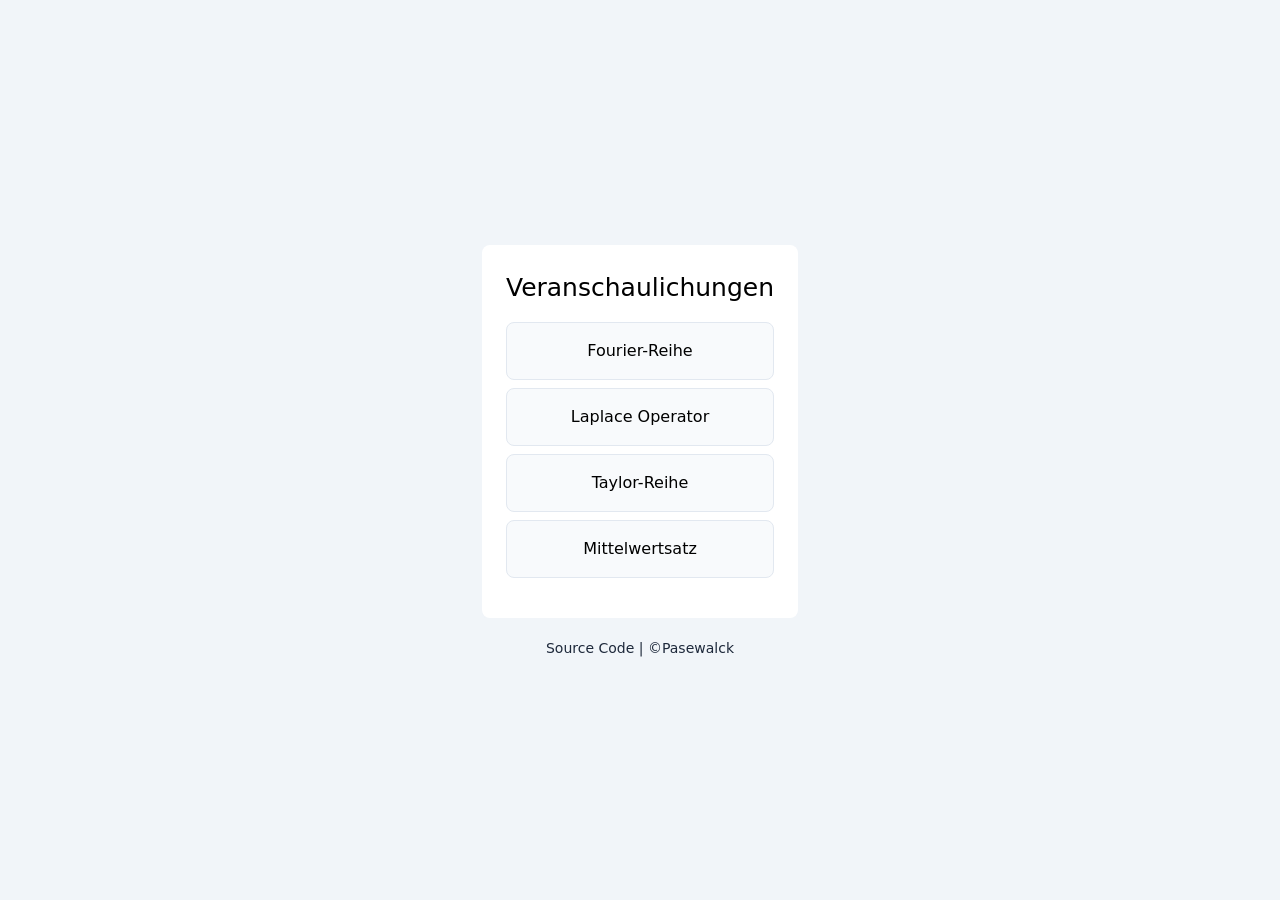
<file: index.html>
<!DOCTYPE html>
<html lang="en">

<head>
    <meta charset="UTF-8" />
    <meta name="viewport" content="width=device-width, initial-scale=1.0" />

    <title>Veranschaulichungen</title>
  <script type="module" crossorigin src="./assets/style-CVefmo2o.js"></script>
  <link rel="stylesheet" crossorigin href="./assets/style-BDMWakAt.css">
</head>

<body class="m-0 min-h-screen bg-slate-100 flex justify-center items-center">

    <div class="flex flex-col max-w-3xl justify-center items-start sm:p-6 sm:pb-0">

        <div id="graph2" class="bg-white backdrop-blur-md p-6 border-white/[0.06] sm:rounded-lg w-[100%]">
            <h1 class="text-black text-[25px] mb-2 select-none text-center">
                Veranschaulichungen
            </h1>
            <div class="flex flex-col gap-2 mt-4 mb-4">
                <a href="./projects/fourier/"
                    class="block bg-slate-50 border border-slate-200 rounded-lg p-4 text-center text-black text-[16px] hover:bg-blue-50 hover:border-blue-300 transition-colors">Fourier-Reihe</a>
                <a href="./projects/laplace/"
                    class="block bg-slate-50 border border-slate-200 rounded-lg p-4 text-center text-black text-[16px] hover:bg-blue-50 hover:border-blue-300 transition-colors">Laplace
                    Operator</a>
                <a href="./projects/taylor/"
                    class="block bg-slate-50 border border-slate-200 rounded-lg p-4 text-center text-black text-[16px] hover:bg-blue-50 hover:border-blue-300 transition-colors">Taylor-Reihe</a>
                <a href="./projects/mean-value-theorem/"
                    class="block bg-slate-50 border border-slate-200 rounded-lg p-4 text-center text-black text-[16px] hover:bg-blue-50 hover:border-blue-300 transition-colors">Mittelwertsatz</a>
            </div>
        </div>

        <footer class="flex items-center justify-center w-full p-5">
            <div class="text-slate-800 text-[14px] select-none text-center"><a
                    href="https://github.com/pasewalck/phm-simulation" class="hover:text-slate-900">Source Code</a> |
                ©Pasewalck</div>
        </footer>
    </div>

</body>

</html>
</file>
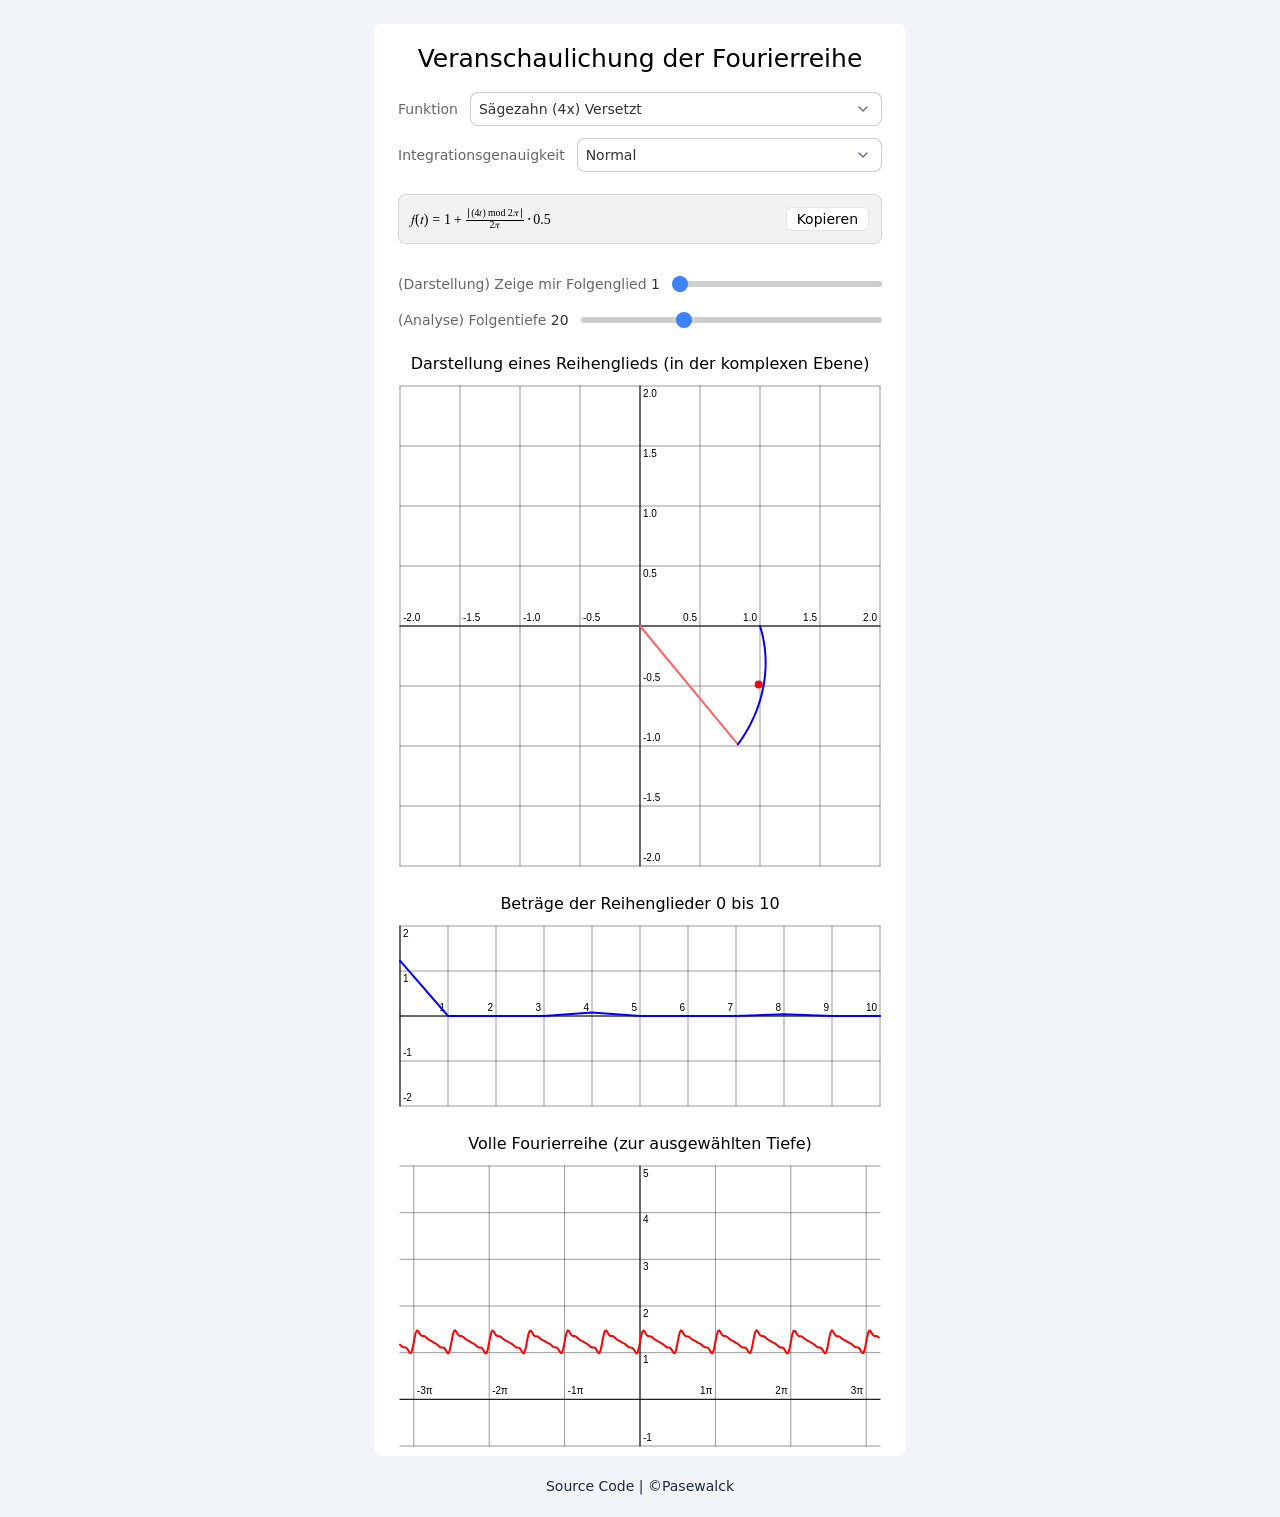
<file: projects/fourier/index.html>
<!DOCTYPE html>
<html lang="en">

<head>
  <meta charset="UTF-8" />
  <meta name="viewport" content="width=device-width, initial-scale=1.0" />
  <title>Veranschaulichung der Fourierreihe</title>
  <style>
    canvas {
      display: block;
    }
  </style>
  <script type="module" crossorigin src="../../assets/fourier-CO1QsCDo.js"></script>
  <link rel="modulepreload" crossorigin href="../../assets/latex-B9R_ljf2.js">
  <link rel="modulepreload" crossorigin href="../../assets/style-CVefmo2o.js">
  <link rel="modulepreload" crossorigin href="../../assets/slider-DKw35pB0.js">
  <link rel="stylesheet" crossorigin href="../../assets/style-BDMWakAt.css">
</head>

<body class="m-0 min-h-screen bg-slate-100 flex justify-center items-center">

  <div class="flex flex-col max-w-2xl justify-center items-start sm:p-6 sm:pb-0">

    <div id="graph2" class="bg-white backdrop-blur-md p-4 pb-0 border-white/[0.06] sm:rounded-lg w-[100%]">
      <h1 class="text-black text-[25px] mb-2 select-none text-center">
        Veranschaulichung der Fourierreihe
      </h1>
      <div id="g2-inputs" class="flex flex-col gap-4"></div>
      <div id="g2-visuals" class="flex flex-col">
        <div class="text-black text-[16px] mt-4 select-none text-center">
          Darstellung eines Reihenglieds (in der komplexen Ebene)
        </div>
        <div id="g2-visuals-1"></div>
        <div class="text-black text-[16px] mt-4 select-none text-center">
          Beträge der Reihenglieder 0 bis 10
        </div>
        <div id="g2-visuals-2"></div>
        <div class="text-black text-[16px] mt-4 select-none text-center">
          Volle Fourierreihe (zur ausgewählten Tiefe)
        </div>
        <div id="g2-visuals-3"></div>
      </div>



    </div>

    <footer class="flex items-center justify-center w-full p-5">
      <div class="text-slate-800 text-[14px] select-none text-center"><a
          href="https://github.com/pasewalck/phm-simulation" class="hover:text-slate-900">Source Code</a> |
        ©Pasewalck</div>
    </footer>
  </div>

</body>

</html>
</file>
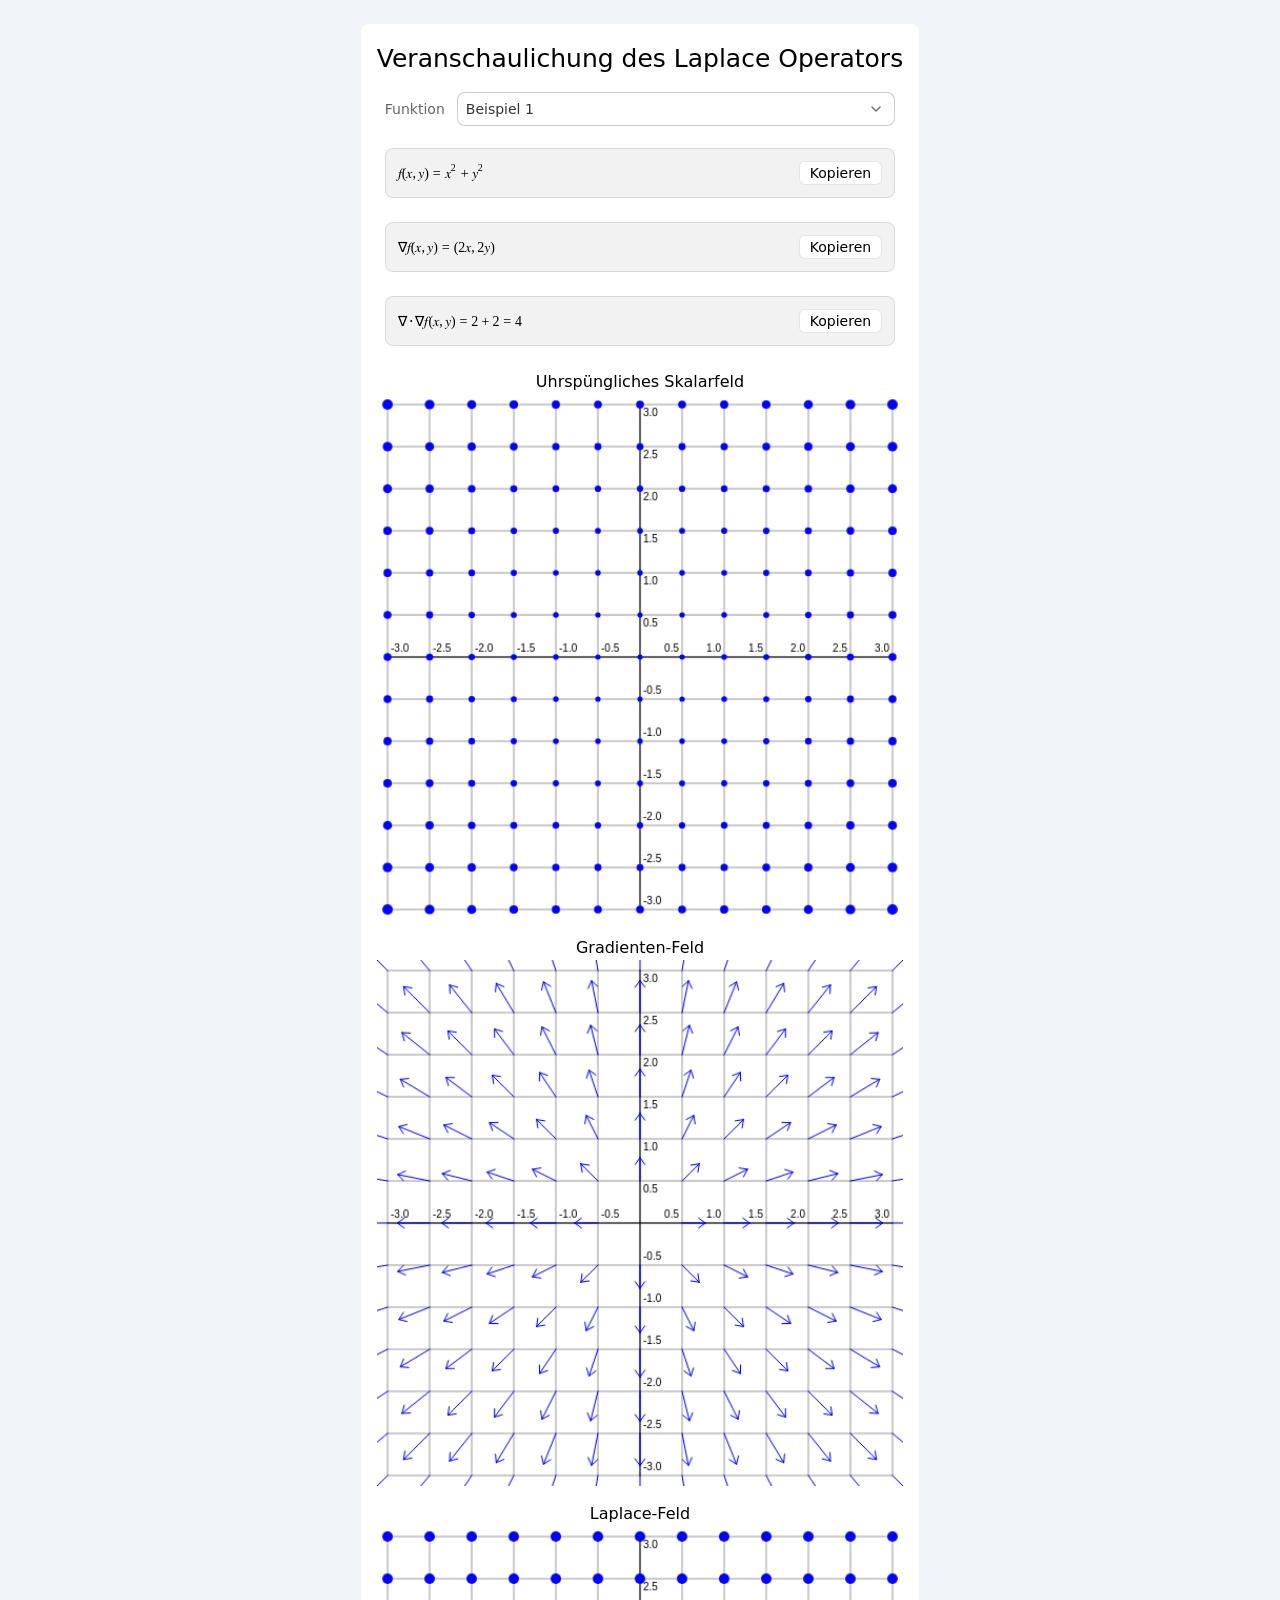
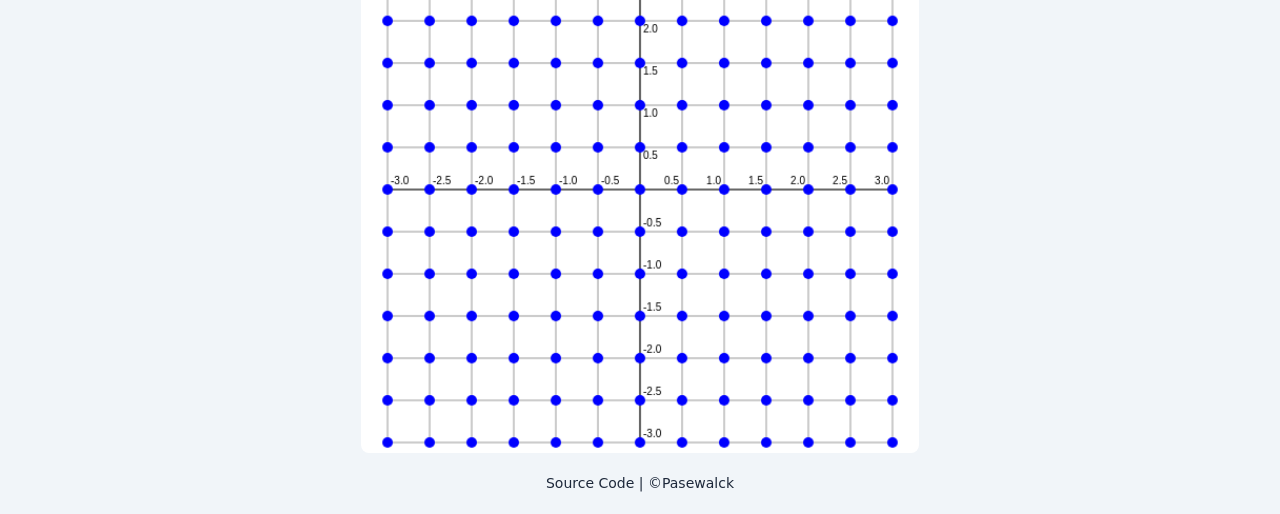
<file: projects/laplace/index.html>
<!DOCTYPE html>
<html lang="en">

<head>
  <meta charset="UTF-8" />
  <meta name="viewport" content="width=device-width, initial-scale=1.0" />
  <title>Veranschaulichung des Laplace Operators</title>
  <style>
    canvas {
      display: block;
    }
  </style>
  <script type="module" crossorigin src="../../assets/laplace-D-CvqMYF.js"></script>
  <link rel="modulepreload" crossorigin href="../../assets/latex-B9R_ljf2.js">
  <link rel="modulepreload" crossorigin href="../../assets/style-CVefmo2o.js">
  <link rel="stylesheet" crossorigin href="../../assets/style-BDMWakAt.css">
</head>

<body class="m-0 min-h-screen bg-slate-100 flex justify-center items-center">

  <div class="flex flex-col max-w-2xl justify-center items-start sm:p-6 sm:pb-0">

    <div id="graph2" class="bg-white backdrop-blur-md p-4 pb-0 border-white/[0.06] sm:rounded-lg w-[100%]">
      <h1 class="text-black text-[25px] mb-2 select-none text-center">
        Veranschaulichung des Laplace Operators
      </h1>
      <div id="g2-inputs" class="flex flex-col gap-4"></div>
      <div id="g2-visuals" class="flex flex-col">
        <div class="text-black text-[16px] mt-4 select-none text-center">
          Uhrspüngliches Skalarfeld
        </div>
        <div id="g2-visuals-1"></div>
        <div class="text-black text-[16px] mt-4 select-none text-center">
          Gradienten-Feld
        </div>
        <div id="g2-visuals-2"></div>
        <div class="text-black text-[16px] mt-4 select-none text-center">
          Laplace-Feld
        </div>
        <div id="g2-visuals-3"></div>
      </div>



    </div>

    <footer class="flex items-center justify-center w-full p-5">
      <div class="text-slate-800 text-[14px] select-none text-center"><a
          href="https://github.com/pasewalck/phm-simulation" class="hover:text-slate-900">Source Code</a> |
        ©Pasewalck</div>
    </footer>
  </div>

</body>

</html>
</file>
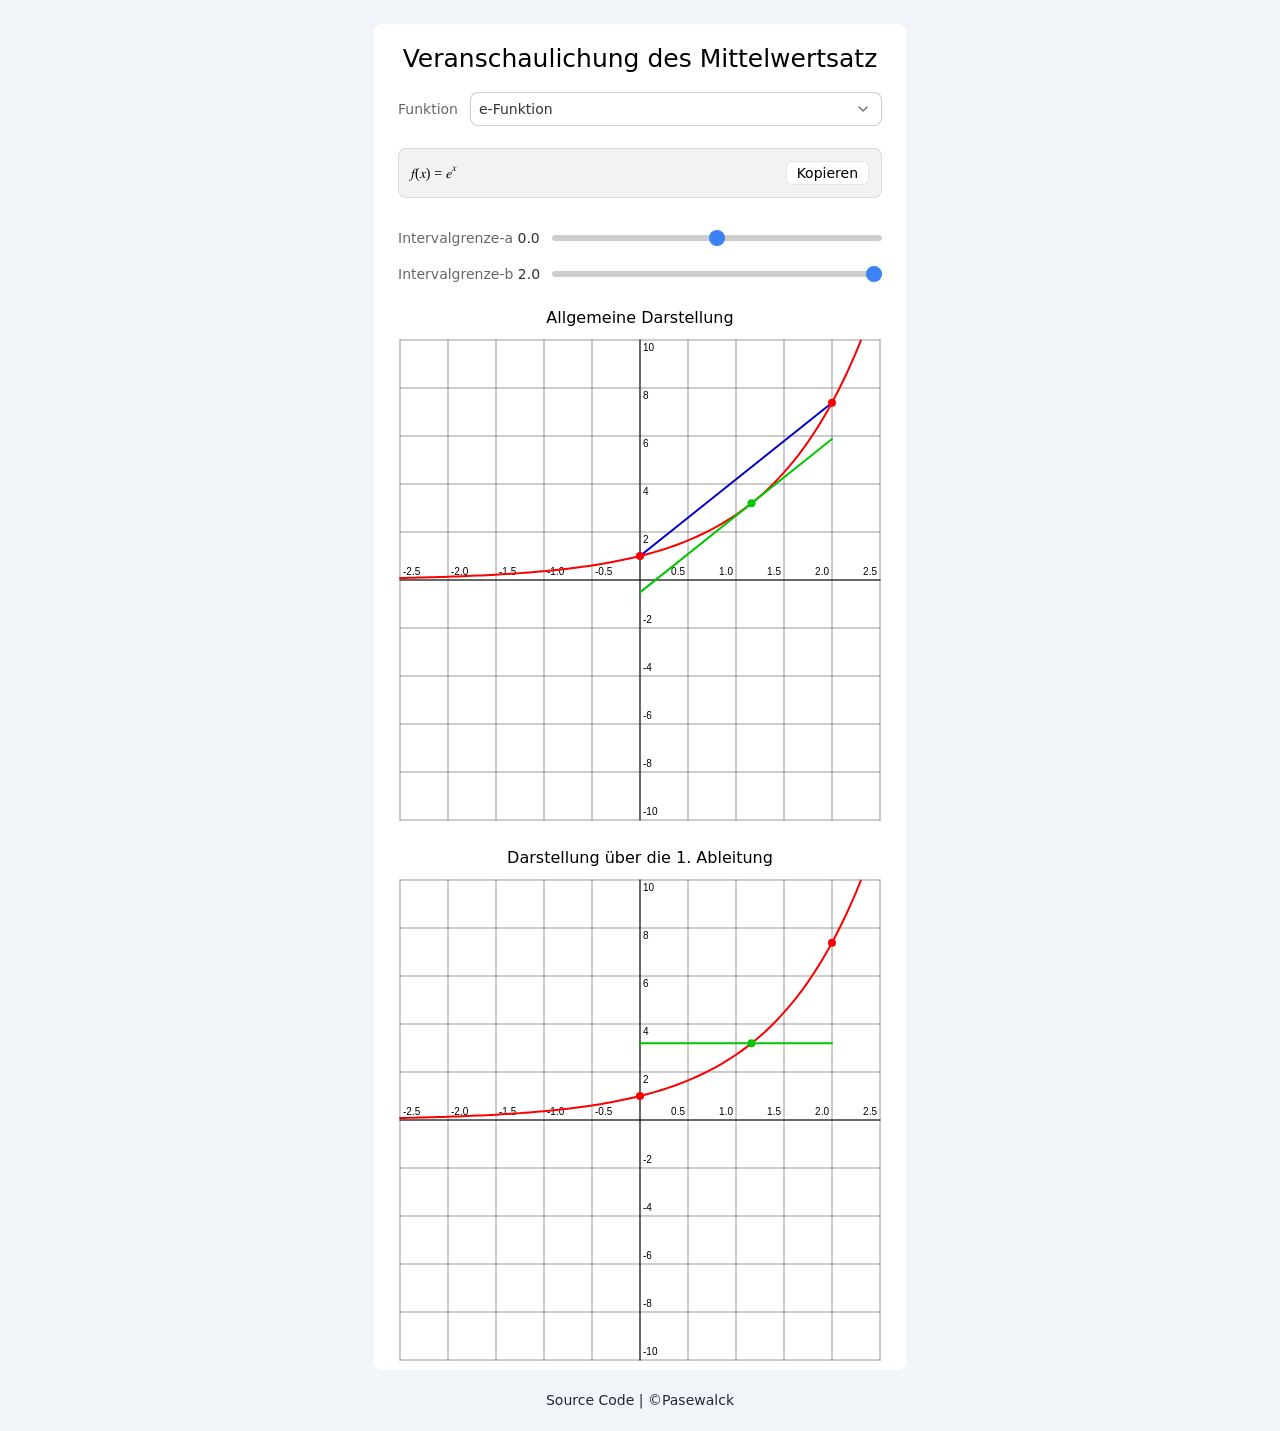
<file: projects/mean-value-theorem/index.html>
<!DOCTYPE html>
<html lang="en">

<head>
  <meta charset="UTF-8" />
  <meta name="viewport" content="width=device-width, initial-scale=1.0" />
  <title>Veranschaulichung des Mittelwertsatz der Differentialrechnung</title>
  <style>
    canvas {
      display: block;
    }
  </style>
  <script type="module" crossorigin src="../../assets/meanValueTheorem-D4PCf0T7.js"></script>
  <link rel="modulepreload" crossorigin href="../../assets/latex-B9R_ljf2.js">
  <link rel="modulepreload" crossorigin href="../../assets/style-CVefmo2o.js">
  <link rel="modulepreload" crossorigin href="../../assets/slider-DKw35pB0.js">
  <link rel="stylesheet" crossorigin href="../../assets/style-BDMWakAt.css">
</head>

<body class="m-0 min-h-screen bg-slate-100 flex justify-center items-center">

  <div class="flex flex-col max-w-2xl justify-center items-start sm:p-6 sm:pb-0">

    <div id="graph2" class="bg-white backdrop-blur-md p-4 pb-0 border-white/[0.06] sm:rounded-lg w-[100%]">
      <h1 class="text-black text-[25px] mb-2 select-none text-center">
        Veranschaulichung des Mittelwertsatz
      </h1>
      <div id="g2-inputs" class="flex flex-col gap-4"></div>
      <div id="g2-visuals" class="flex flex-col">
        <div class="text-black text-[16px] mt-4 select-none text-center">
          Allgemeine Darstellung
        </div>
        <div id="g2-visuals-1"></div>
      </div>
      <div id="g2-visuals" class="flex flex-col">
        <div class="text-black text-[16px] mt-4 select-none text-center">
          Darstellung über die 1. Ableitung
        </div>
        <div id="g2-visuals-2"></div>
      </div>
    </div>

    <footer class="flex items-center justify-center w-full p-5">
      <div class="text-slate-800 text-[14px] select-none text-center"><a
          href="https://github.com/pasewalck/phm-simulation" class="hover:text-slate-900">Source Code</a> |
        ©Pasewalck</div>
    </footer>
  </div>

</body>

</html>
</file>
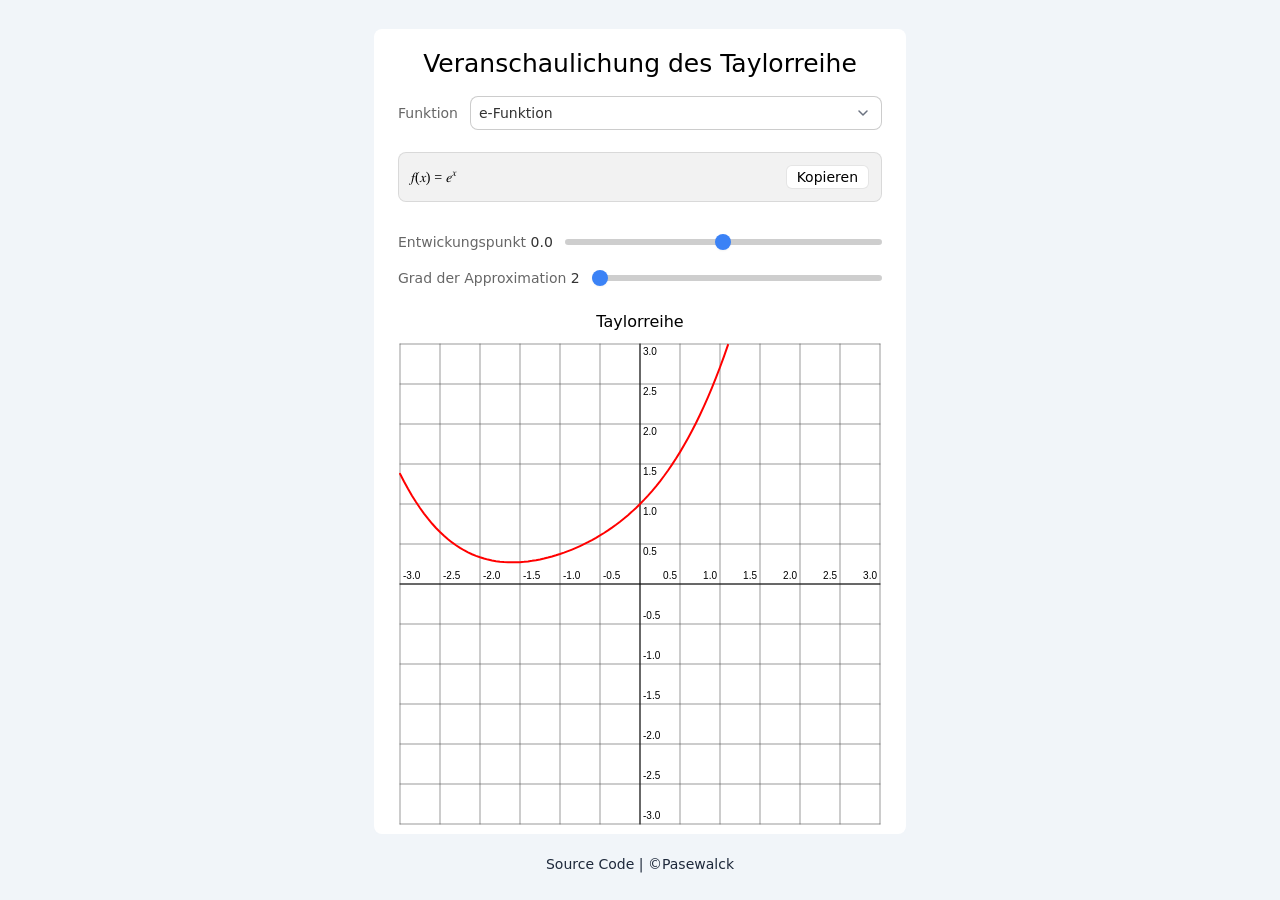
<file: projects/taylor/index.html>
<!DOCTYPE html>
<html lang="en">

<head>
  <meta charset="UTF-8" />
  <meta name="viewport" content="width=device-width, initial-scale=1.0" />
  <title>Veranschaulichung der Taylorreihe</title>
  <style>
    canvas {
      display: block;
    }
  </style>
  <script type="module" crossorigin src="../../assets/taylor-Bis1InGm.js"></script>
  <link rel="modulepreload" crossorigin href="../../assets/latex-B9R_ljf2.js">
  <link rel="modulepreload" crossorigin href="../../assets/style-CVefmo2o.js">
  <link rel="modulepreload" crossorigin href="../../assets/slider-DKw35pB0.js">
  <link rel="stylesheet" crossorigin href="../../assets/style-BDMWakAt.css">
</head>

<body class="m-0 min-h-screen bg-slate-100 flex justify-center items-center">

  <div class="flex flex-col max-w-2xl justify-center items-start sm:p-6 sm:pb-0">

    <div id="graph2" class="bg-white backdrop-blur-md p-4 pb-0 border-white/[0.06] sm:rounded-lg w-[100%]">
      <h1 class="text-black text-[25px] mb-2 select-none text-center">
        Veranschaulichung des Taylorreihe
      </h1>
      <div id="g2-inputs" class="flex flex-col gap-4"></div>
      <div id="g2-visuals" class="flex flex-col">
        <div class="text-black text-[16px] mt-4 select-none text-center">
          Taylorreihe
        </div>
        <div id="g2-visuals-1"></div>

      </div>



    </div>

    <footer class="flex items-center justify-center w-full p-5">
      <div class="text-slate-800 text-[14px] select-none text-center"><a
          href="https://github.com/pasewalck/phm-simulation" class="hover:text-slate-900">Source Code</a> |
        ©Pasewalck</div>
    </footer>
  </div>

</body>

</html>
</file>
<file: assets/style-BDMWakAt.css>
*,:before,:after{--tw-border-spacing-x:0;--tw-border-spacing-y:0;--tw-translate-x:0;--tw-translate-y:0;--tw-rotate:0;--tw-skew-x:0;--tw-skew-y:0;--tw-scale-x:1;--tw-scale-y:1;--tw-pan-x: ;--tw-pan-y: ;--tw-pinch-zoom: ;--tw-scroll-snap-strictness:proximity;--tw-gradient-from-position: ;--tw-gradient-via-position: ;--tw-gradient-to-position: ;--tw-ordinal: ;--tw-slashed-zero: ;--tw-numeric-figure: ;--tw-numeric-spacing: ;--tw-numeric-fraction: ;--tw-ring-inset: ;--tw-ring-offset-width:0px;--tw-ring-offset-color:#fff;--tw-ring-color:#3b82f680;--tw-ring-offset-shadow:0 0 #0000;--tw-ring-shadow:0 0 #0000;--tw-shadow:0 0 #0000;--tw-shadow-colored:0 0 #0000;--tw-blur: ;--tw-brightness: ;--tw-contrast: ;--tw-grayscale: ;--tw-hue-rotate: ;--tw-invert: ;--tw-saturate: ;--tw-sepia: ;--tw-drop-shadow: ;--tw-backdrop-blur: ;--tw-backdrop-brightness: ;--tw-backdrop-contrast: ;--tw-backdrop-grayscale: ;--tw-backdrop-hue-rotate: ;--tw-backdrop-invert: ;--tw-backdrop-opacity: ;--tw-backdrop-saturate: ;--tw-backdrop-sepia: ;--tw-contain-size: ;--tw-contain-layout: ;--tw-contain-paint: ;--tw-contain-style: }::backdrop{--tw-border-spacing-x:0;--tw-border-spacing-y:0;--tw-translate-x:0;--tw-translate-y:0;--tw-rotate:0;--tw-skew-x:0;--tw-skew-y:0;--tw-scale-x:1;--tw-scale-y:1;--tw-pan-x: ;--tw-pan-y: ;--tw-pinch-zoom: ;--tw-scroll-snap-strictness:proximity;--tw-gradient-from-position: ;--tw-gradient-via-position: ;--tw-gradient-to-position: ;--tw-ordinal: ;--tw-slashed-zero: ;--tw-numeric-figure: ;--tw-numeric-spacing: ;--tw-numeric-fraction: ;--tw-ring-inset: ;--tw-ring-offset-width:0px;--tw-ring-offset-color:#fff;--tw-ring-color:#3b82f680;--tw-ring-offset-shadow:0 0 #0000;--tw-ring-shadow:0 0 #0000;--tw-shadow:0 0 #0000;--tw-shadow-colored:0 0 #0000;--tw-blur: ;--tw-brightness: ;--tw-contrast: ;--tw-grayscale: ;--tw-hue-rotate: ;--tw-invert: ;--tw-saturate: ;--tw-sepia: ;--tw-drop-shadow: ;--tw-backdrop-blur: ;--tw-backdrop-brightness: ;--tw-backdrop-contrast: ;--tw-backdrop-grayscale: ;--tw-backdrop-hue-rotate: ;--tw-backdrop-invert: ;--tw-backdrop-opacity: ;--tw-backdrop-saturate: ;--tw-backdrop-sepia: ;--tw-contain-size: ;--tw-contain-layout: ;--tw-contain-paint: ;--tw-contain-style: }*,:before,:after{box-sizing:border-box;border:0 solid #e5e7eb}:before,:after{--tw-content:""}html,:host{-webkit-text-size-adjust:100%;-moz-tab-size:4;tab-size:4;font-feature-settings:normal;font-variation-settings:normal;-webkit-tap-highlight-color:transparent;font-family:ui-sans-serif,system-ui,-apple-system,BlinkMacSystemFont,Segoe UI,Roboto,Noto Sans,Ubuntu,Cantarell,Helvetica Neue,sans-serif,Apple Color Emoji,Segoe UI Emoji,Segoe UI Symbol,Noto Color Emoji;line-height:1.5}body{line-height:inherit;margin:0}hr{height:0;color:inherit;border-top-width:1px}abbr:where([title]){-webkit-text-decoration:underline dotted;text-decoration:underline dotted}h1,h2,h3,h4,h5,h6{font-size:inherit;font-weight:inherit}a{color:inherit;-webkit-text-decoration:inherit;text-decoration:inherit}b,strong{font-weight:bolder}code,kbd,samp,pre{font-feature-settings:normal;font-variation-settings:normal;font-family:ui-monospace,SFMono-Regular,Menlo,Monaco,Consolas,Liberation Mono,Courier New,monospace;font-size:1em}small{font-size:80%}sub,sup{vertical-align:baseline;font-size:75%;line-height:0;position:relative}sub{bottom:-.25em}sup{top:-.5em}table{text-indent:0;border-color:inherit;border-collapse:collapse}button,input,optgroup,select,textarea{font-feature-settings:inherit;font-variation-settings:inherit;font-family:inherit;font-size:100%;font-weight:inherit;line-height:inherit;letter-spacing:inherit;color:inherit;margin:0;padding:0}button,select{text-transform:none}button{-webkit-appearance:button;background-color:#0000;background-image:none}input:where([type=button]){-webkit-appearance:button;background-color:#0000;background-image:none}input:where([type=reset]){-webkit-appearance:button;background-color:#0000;background-image:none}input:where([type=submit]){-webkit-appearance:button;background-color:#0000;background-image:none}:-moz-focusring{outline:auto}:-moz-ui-invalid{box-shadow:none}progress{vertical-align:baseline}::-webkit-inner-spin-button{height:auto}::-webkit-outer-spin-button{height:auto}[type=search]{-webkit-appearance:textfield;outline-offset:-2px}::-webkit-search-decoration{-webkit-appearance:none}::-webkit-file-upload-button{-webkit-appearance:button;font:inherit}summary{display:list-item}blockquote,dl,dd,h1,h2,h3,h4,h5,h6,hr,figure,p,pre{margin:0}fieldset{margin:0;padding:0}legend{padding:0}ol,ul,menu{margin:0;padding:0;list-style:none}dialog{padding:0}textarea{resize:vertical}input::-moz-placeholder{opacity:1;color:#9ca3af}textarea::-moz-placeholder{opacity:1;color:#9ca3af}input::placeholder,textarea::placeholder{opacity:1;color:#9ca3af}button,[role=button]{cursor:pointer}:disabled{cursor:default}img,svg,video,canvas,audio,iframe,embed,object{vertical-align:middle;display:block}img,video{max-width:100%;height:auto}[hidden]:where(:not([hidden=until-found])){display:none}.\!container{width:100%!important}.container{width:100%}@media (min-width:640px){.\!container{max-width:640px!important}.container{max-width:640px}}@media (min-width:768px){.\!container{max-width:768px!important}.container{max-width:768px}}@media (min-width:1024px){.\!container{max-width:1024px!important}.container{max-width:1024px}}@media (min-width:1280px){.\!container{max-width:1280px!important}.container{max-width:1280px}}@media (min-width:1536px){.\!container{max-width:1536px!important}.container{max-width:1536px}}.m-0{margin:0}.mb-2{margin-bottom:.5rem}.mb-4{margin-bottom:1rem}.mt-4{margin-top:1rem}.block{display:block}.flex{display:flex}.grid{display:grid}.min-h-screen{min-height:100vh}.w-\[100\%\],.w-full{width:100%}.max-w-2xl{max-width:42rem}.max-w-3xl{max-width:48rem}.select-none{-webkit-user-select:none;user-select:none}.flex-col{flex-direction:column}.items-start{align-items:flex-start}.items-center{align-items:center}.justify-center{justify-content:center}.gap-2{gap:.5rem}.gap-4{gap:1rem}.rounded-lg{border-radius:.5rem}.border{border-width:1px}.border-slate-200{--tw-border-opacity:1;border-color:rgb(226 232 240/var(--tw-border-opacity,1))}.border-white\/\[0\.06\]{border-color:#ffffff0f}.bg-slate-100{--tw-bg-opacity:1;background-color:rgb(241 245 249/var(--tw-bg-opacity,1))}.bg-slate-50{--tw-bg-opacity:1;background-color:rgb(248 250 252/var(--tw-bg-opacity,1))}.bg-white{--tw-bg-opacity:1;background-color:rgb(255 255 255/var(--tw-bg-opacity,1))}.p-4{padding:1rem}.p-5{padding:1.25rem}.p-6{padding:1.5rem}.pb-0{padding-bottom:0}.text-center{text-align:center}.text-\[14px\]{font-size:14px}.text-\[16px\]{font-size:16px}.text-\[25px\]{font-size:25px}.text-black{--tw-text-opacity:1;color:rgb(0 0 0/var(--tw-text-opacity,1))}.text-slate-800{--tw-text-opacity:1;color:rgb(30 41 59/var(--tw-text-opacity,1))}.backdrop-blur-md{--tw-backdrop-blur:blur(12px);-webkit-backdrop-filter:var(--tw-backdrop-blur) var(--tw-backdrop-brightness) var(--tw-backdrop-contrast) var(--tw-backdrop-grayscale) var(--tw-backdrop-hue-rotate) var(--tw-backdrop-invert) var(--tw-backdrop-opacity) var(--tw-backdrop-saturate) var(--tw-backdrop-sepia);backdrop-filter:var(--tw-backdrop-blur) var(--tw-backdrop-brightness) var(--tw-backdrop-contrast) var(--tw-backdrop-grayscale) var(--tw-backdrop-hue-rotate) var(--tw-backdrop-invert) var(--tw-backdrop-opacity) var(--tw-backdrop-saturate) var(--tw-backdrop-sepia)}.transition-colors{transition-property:color,background-color,border-color,text-decoration-color,fill,stroke;transition-duration:.15s;transition-timing-function:cubic-bezier(.4,0,.2,1)}.katex-html{display:none}.p5Canvas{width:100%!important;height:100%!important}.gx-slider-wrapper{border-radius:.5rem;flex-direction:column;gap:.25rem;padding:.375rem .5rem;transition-property:color,background-color,border-color,text-decoration-color,fill,stroke;transition-duration:.15s;transition-timing-function:cubic-bezier(.4,0,.2,1);display:flex}@media (min-width:640px){.gx-slider-wrapper{flex-direction:row;align-items:center;gap:.75rem}.gx-slider-wrapper:hover{background-color:#0000000d}}.gx-slider-label{-webkit-user-select:none;user-select:none;white-space:nowrap;color:#0009;min-width:80px;font-size:.875rem;line-height:1.25rem}.gx-slider-value{text-align:right;--tw-numeric-spacing:tabular-nums;font-variant-numeric:var(--tw-ordinal) var(--tw-slashed-zero) var(--tw-numeric-figure) var(--tw-numeric-spacing) var(--tw-numeric-fraction);color:#000c;min-width:36px;font-weight:500}.gx-slider-input{cursor:pointer;-webkit-appearance:none;appearance:none;outline-offset:2px;background-color:#0000001a;border-radius:9999px;outline:2px solid #0000;flex:1;height:.375rem;transition-property:all;transition-duration:.15s;transition-timing-function:cubic-bezier(.4,0,.2,1)}.gx-slider-input::-webkit-slider-runnable-track{background-color:#0000001a;border-radius:9999px;height:.375rem}.gx-slider-input::-webkit-slider-thumb{cursor:pointer;-webkit-appearance:none;appearance:none;--tw-bg-opacity:1;background-color:rgb(59 130 246/var(--tw-bg-opacity,1));--tw-shadow:0 1px 2px 0 #0000000d;--tw-shadow-colored:0 1px 2px 0 var(--tw-shadow-color);width:1rem;height:1rem;box-shadow:var(--tw-ring-offset-shadow,0 0 #0000), var(--tw-ring-shadow,0 0 #0000), var(--tw-shadow);border-style:none;border-radius:9999px;margin-top:-5px;transition-property:transform;transition-duration:.15s;transition-timing-function:cubic-bezier(.4,0,.2,1)}.gx-slider-input::-moz-range-track{background-color:#0000001a;border-radius:9999px;height:.375rem}.gx-slider-input::-moz-range-thumb{cursor:pointer;--tw-bg-opacity:1;background-color:rgb(59 130 246/var(--tw-bg-opacity,1));--tw-shadow:0 1px 2px 0 #0000000d;--tw-shadow-colored:0 1px 2px 0 var(--tw-shadow-color);width:1rem;height:1rem;box-shadow:var(--tw-ring-offset-shadow,0 0 #0000), var(--tw-ring-shadow,0 0 #0000), var(--tw-shadow);border-radius:9999px}.gx-slider-input:focus-visible{--tw-ring-offset-shadow:var(--tw-ring-inset) 0 0 0 var(--tw-ring-offset-width) var(--tw-ring-offset-color);--tw-ring-shadow:var(--tw-ring-inset) 0 0 0 calc(2px + var(--tw-ring-offset-width)) var(--tw-ring-color);box-shadow:var(--tw-ring-offset-shadow), var(--tw-ring-shadow), var(--tw-shadow,0 0 #0000);--tw-ring-opacity:1;--tw-ring-color:rgb(147 197 253/var(--tw-ring-opacity,1))}.gx-slider-input:disabled{cursor:not-allowed;opacity:.5}.gx-slider-input:disabled::-webkit-slider-thumb{cursor:not-allowed}.gx-slider-input:disabled::-moz-range-thumb{cursor:not-allowed}.gx-sliders-container{flex-direction:column;gap:.25rem;display:flex}.gx-dropdown-wrapper{border-radius:.5rem;align-items:center;gap:.75rem;padding:.375rem .5rem;transition-property:color,background-color,border-color,text-decoration-color,fill,stroke;transition-duration:.15s;transition-timing-function:cubic-bezier(.4,0,.2,1);display:flex}@media (min-width:640px){.gx-dropdown-wrapper:hover{background-color:#0000000d}}.gx-dropdown-label{-webkit-user-select:none;user-select:none;white-space:nowrap;color:#0009;font-size:.875rem;line-height:1.25rem}.gx-dropdown-select{cursor:pointer;-webkit-appearance:none;appearance:none;--tw-bg-opacity:1;background-color:rgb(255 255 255/var(--tw-bg-opacity,1));color:#000c;outline-offset:2px;background-image:url("data:image/svg+xml,%3csvg xmlns='http://www.w3.org/2000/svg' fill='none' viewBox='0 0 20 20'%3e%3cpath stroke='%236b7280' stroke-linecap='round' stroke-linejoin='round' stroke-width='1.5' d='M6 8l4 4 4-4'/%3e%3c/svg%3e");background-position:right .5rem center;background-repeat:no-repeat;background-size:1.25rem;border-width:1px;border-color:#0003;border-radius:.5rem;outline:2px solid #0000;flex:1;padding:.375rem 2rem .375rem .5rem;font-size:.875rem;line-height:1.25rem;transition-property:all;transition-duration:.15s;transition-timing-function:cubic-bezier(.4,0,.2,1)}.gx-dropdown-select:focus-visible{--tw-border-opacity:1;border-color:rgb(59 130 246/var(--tw-border-opacity,1));--tw-ring-offset-shadow:var(--tw-ring-inset) 0 0 0 var(--tw-ring-offset-width) var(--tw-ring-offset-color);--tw-ring-shadow:var(--tw-ring-inset) 0 0 0 calc(2px + var(--tw-ring-offset-width)) var(--tw-ring-color);box-shadow:var(--tw-ring-offset-shadow), var(--tw-ring-shadow), var(--tw-shadow,0 0 #0000);--tw-ring-opacity:1;--tw-ring-color:rgb(147 197 253/var(--tw-ring-opacity,1))}.gx-dropdown-select:disabled{cursor:not-allowed;opacity:.5}.gx-latex-display{background-color:#0000000d;border-width:1px;border-color:#0000001a;border-radius:.5rem;justify-content:space-between;gap:.75rem;margin-bottom:.5rem;margin-left:.5rem;margin-right:.5rem;padding:.75rem;display:flex}.gx-latex-display-content{flex:1;min-width:0;font-size:.875rem;line-height:1.25rem;overflow:auto}.gx-latex-display-copy{--tw-bg-opacity:1;background-color:rgb(255 255 255/var(--tw-bg-opacity,1));border-width:1px;border-color:#0000001a;border-radius:.375rem;flex:none;margin-left:auto;padding:.25rem .625rem;font-size:.875rem;line-height:1}.gx-latex-display-copy:active{--tw-scale-x:1.05;--tw-scale-y:1.05;transform:translate(var(--tw-translate-x), var(--tw-translate-y)) rotate(var(--tw-rotate)) skewX(var(--tw-skew-x)) skewY(var(--tw-skew-y)) scaleX(var(--tw-scale-x)) scaleY(var(--tw-scale-y));--tw-bg-opacity:1;background-color:rgb(241 245 249/var(--tw-bg-opacity,1))}.gx-latex-display .katex{font-size:.875rem;line-height:1.25rem}.hover\:border-blue-300:hover{--tw-border-opacity:1;border-color:rgb(147 197 253/var(--tw-border-opacity,1))}.hover\:bg-blue-50:hover{--tw-bg-opacity:1;background-color:rgb(239 246 255/var(--tw-bg-opacity,1))}.hover\:text-slate-900:hover{--tw-text-opacity:1;color:rgb(15 23 42/var(--tw-text-opacity,1))}@media (min-width:640px){.sm\:rounded-lg{border-radius:.5rem}.sm\:p-6{padding:1.5rem}.sm\:pb-0{padding-bottom:0}}
</file>
